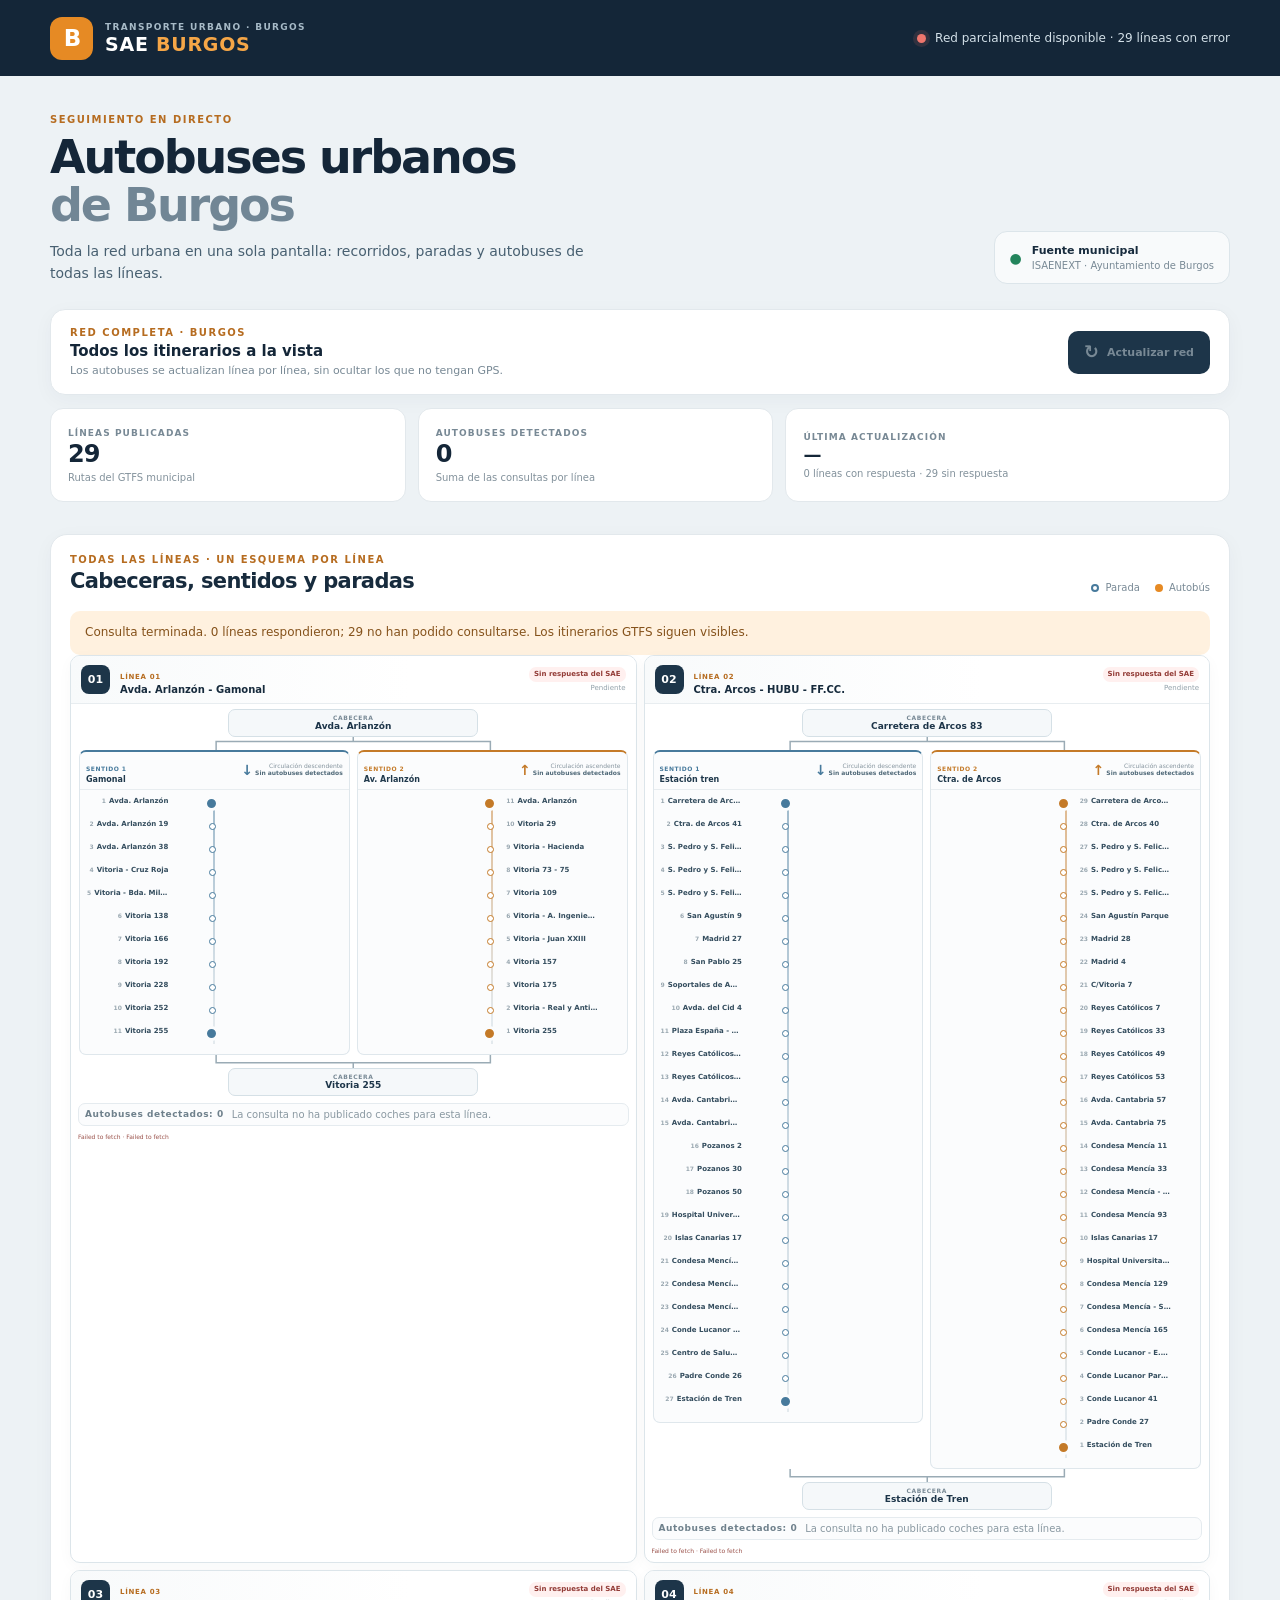
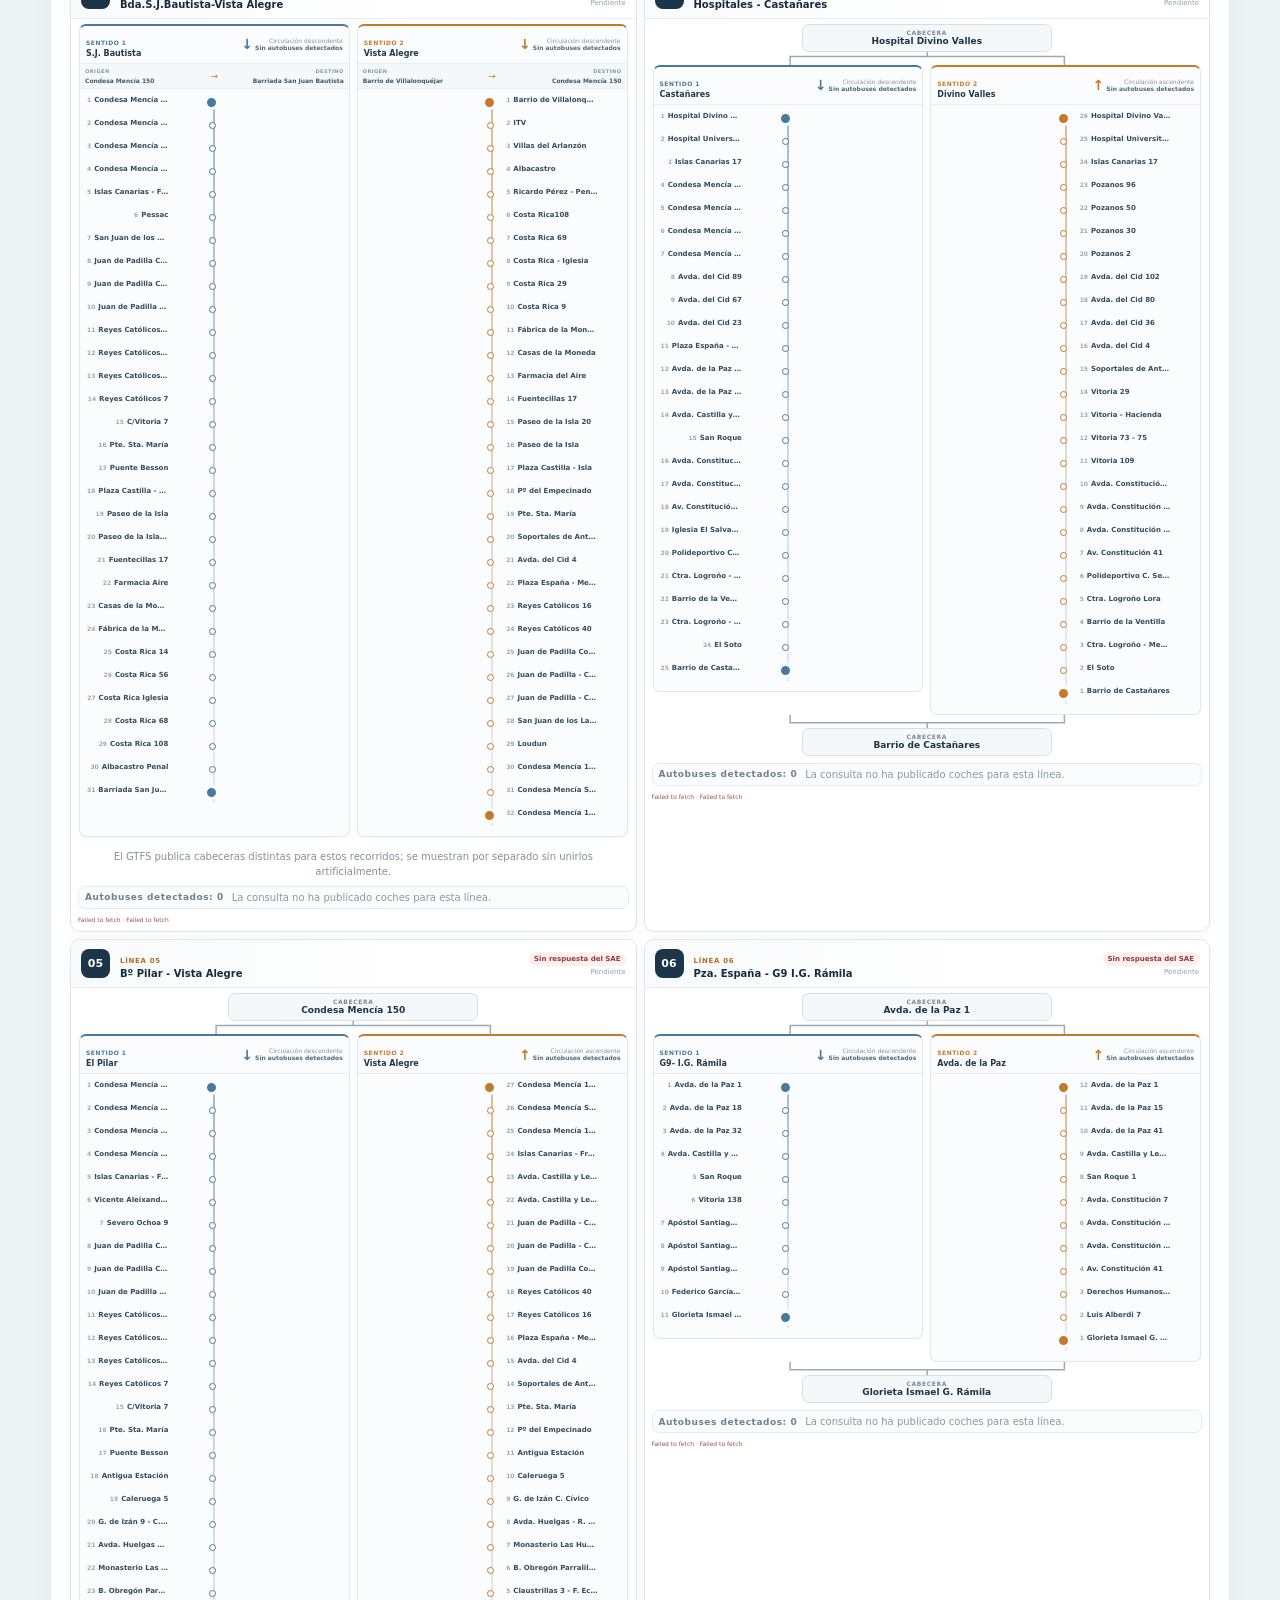
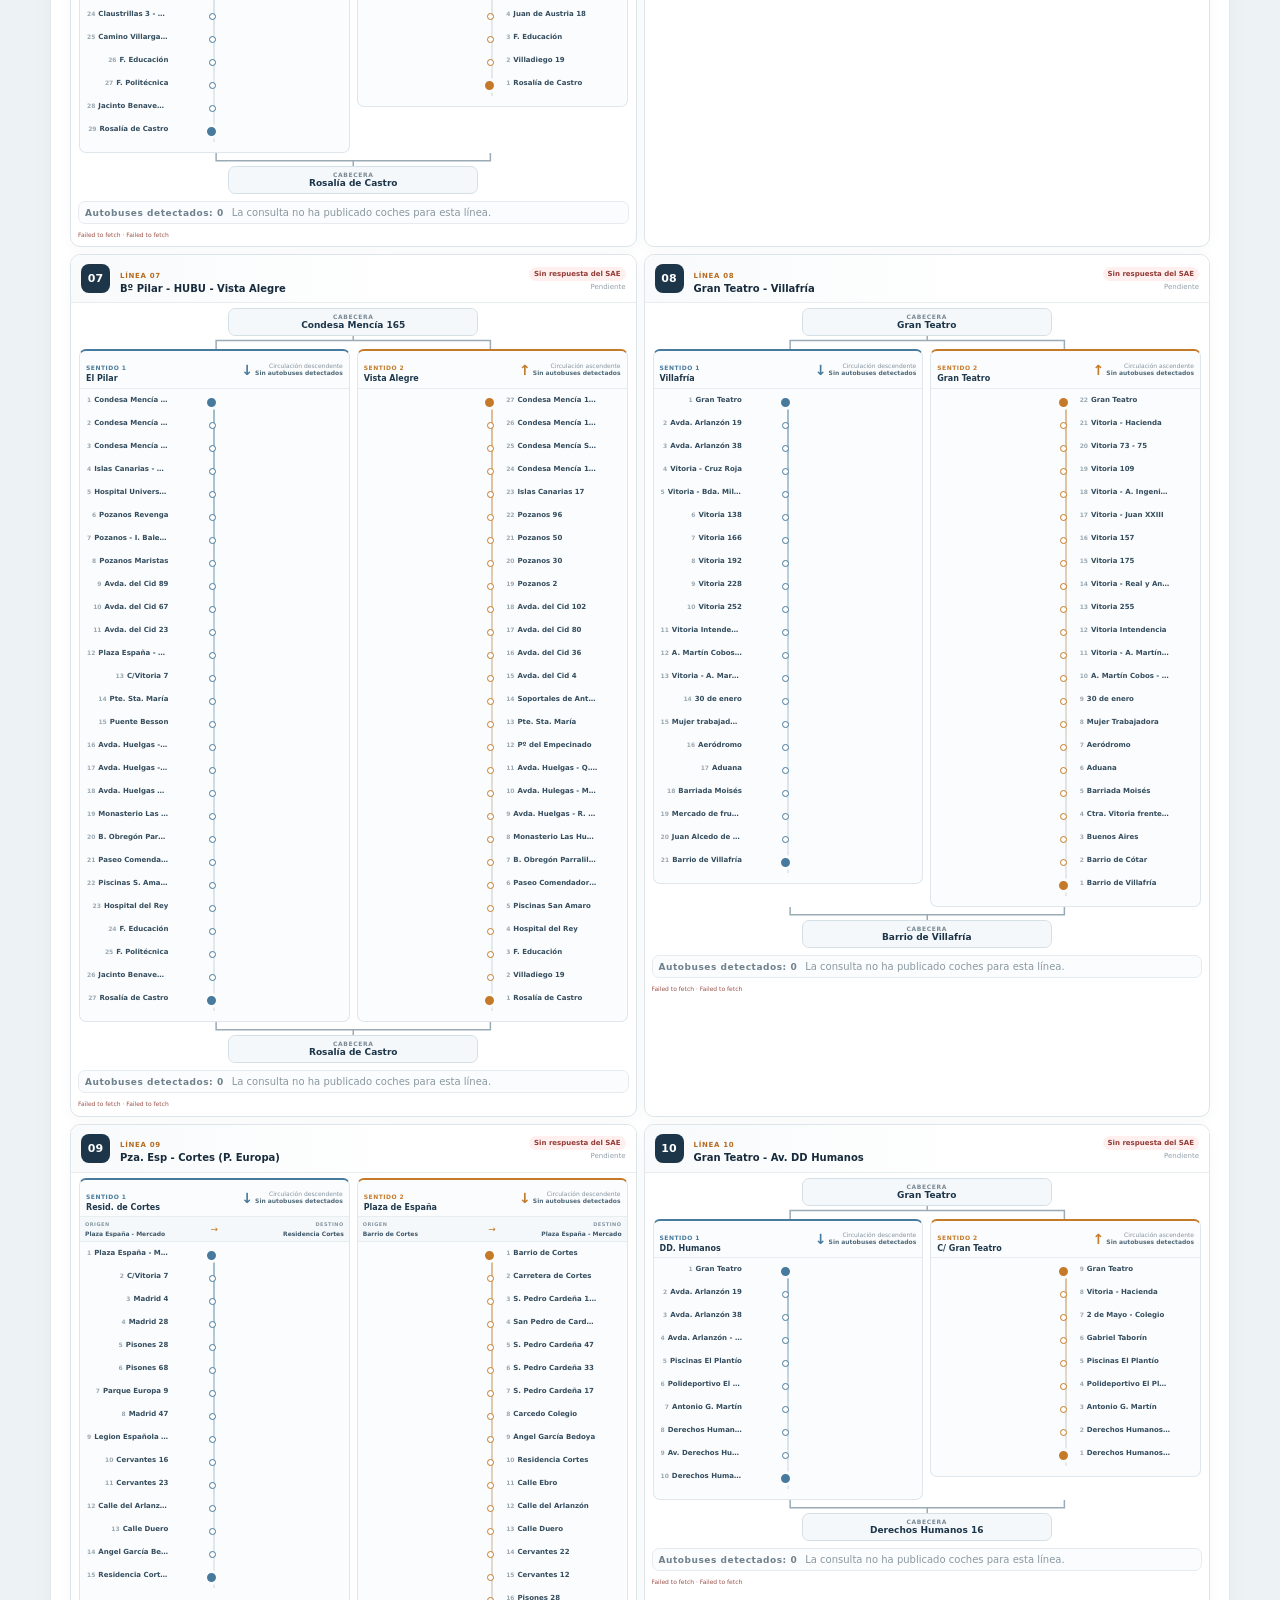
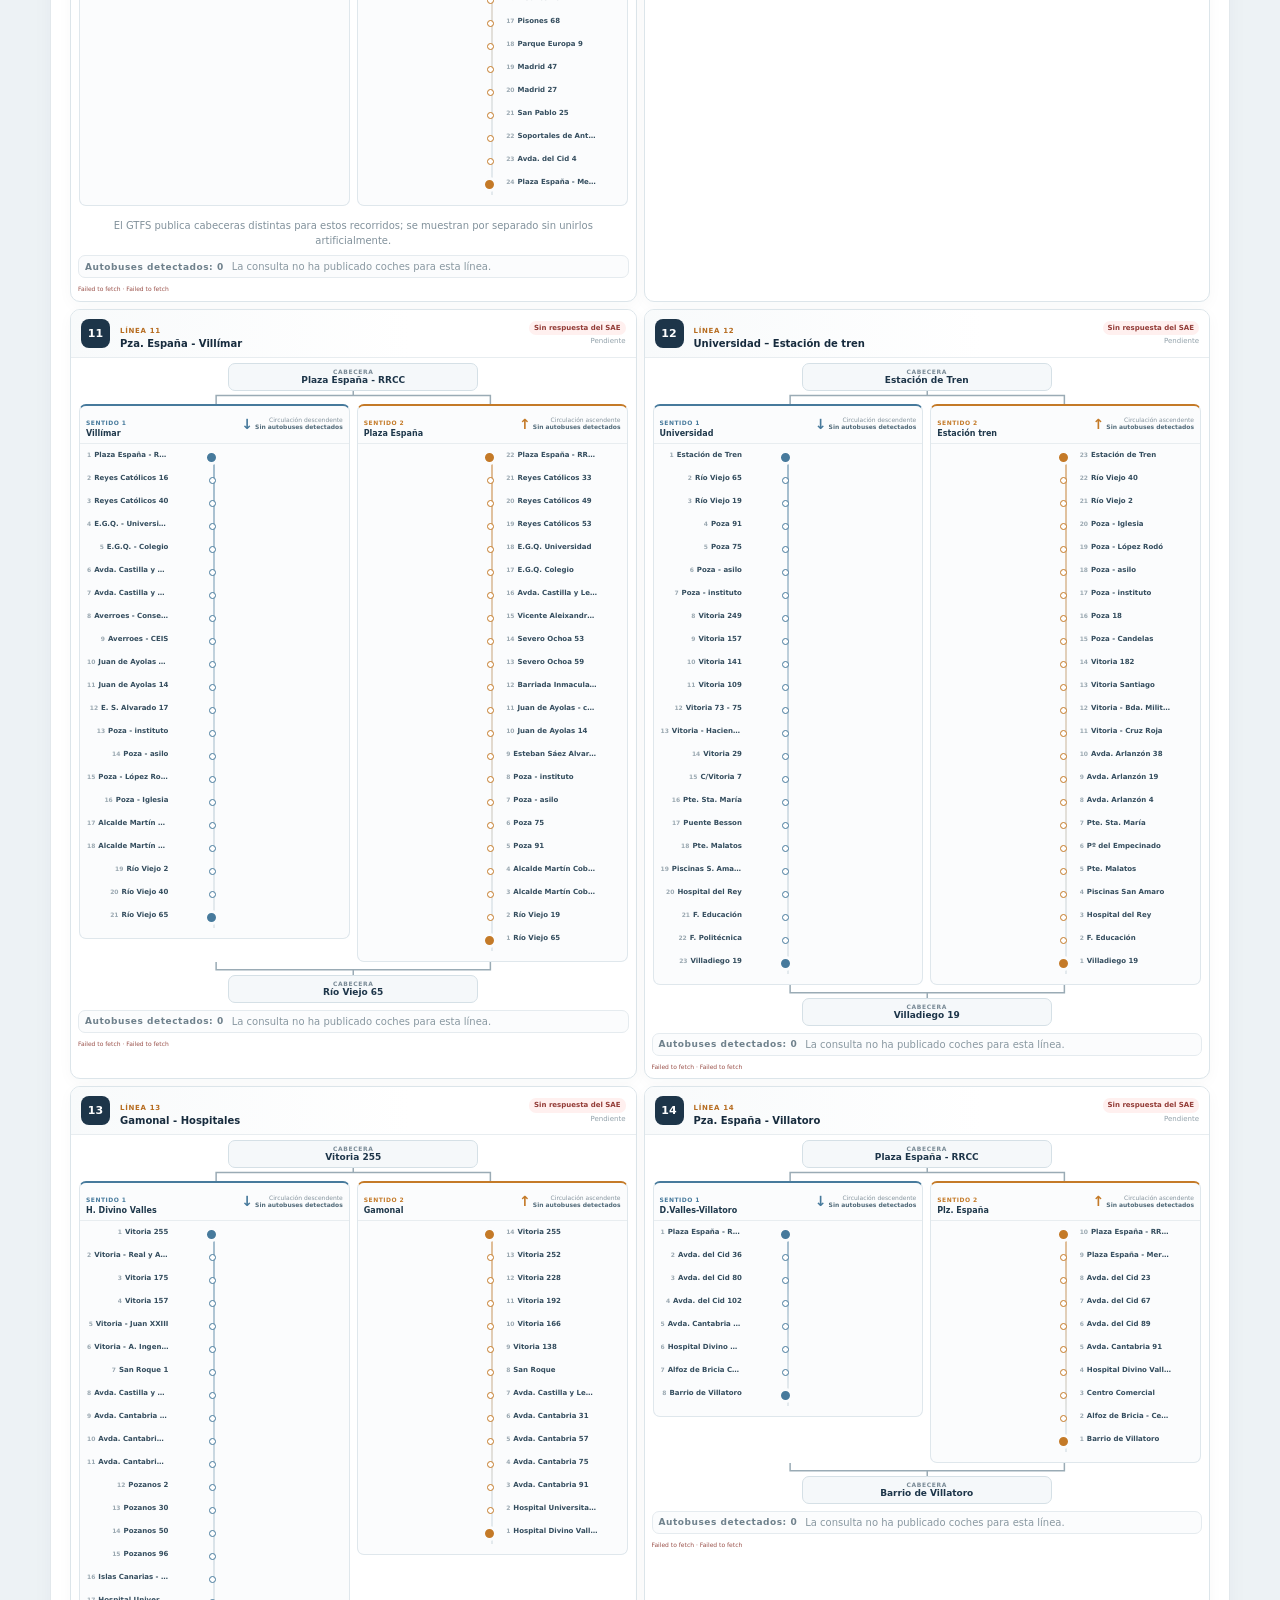
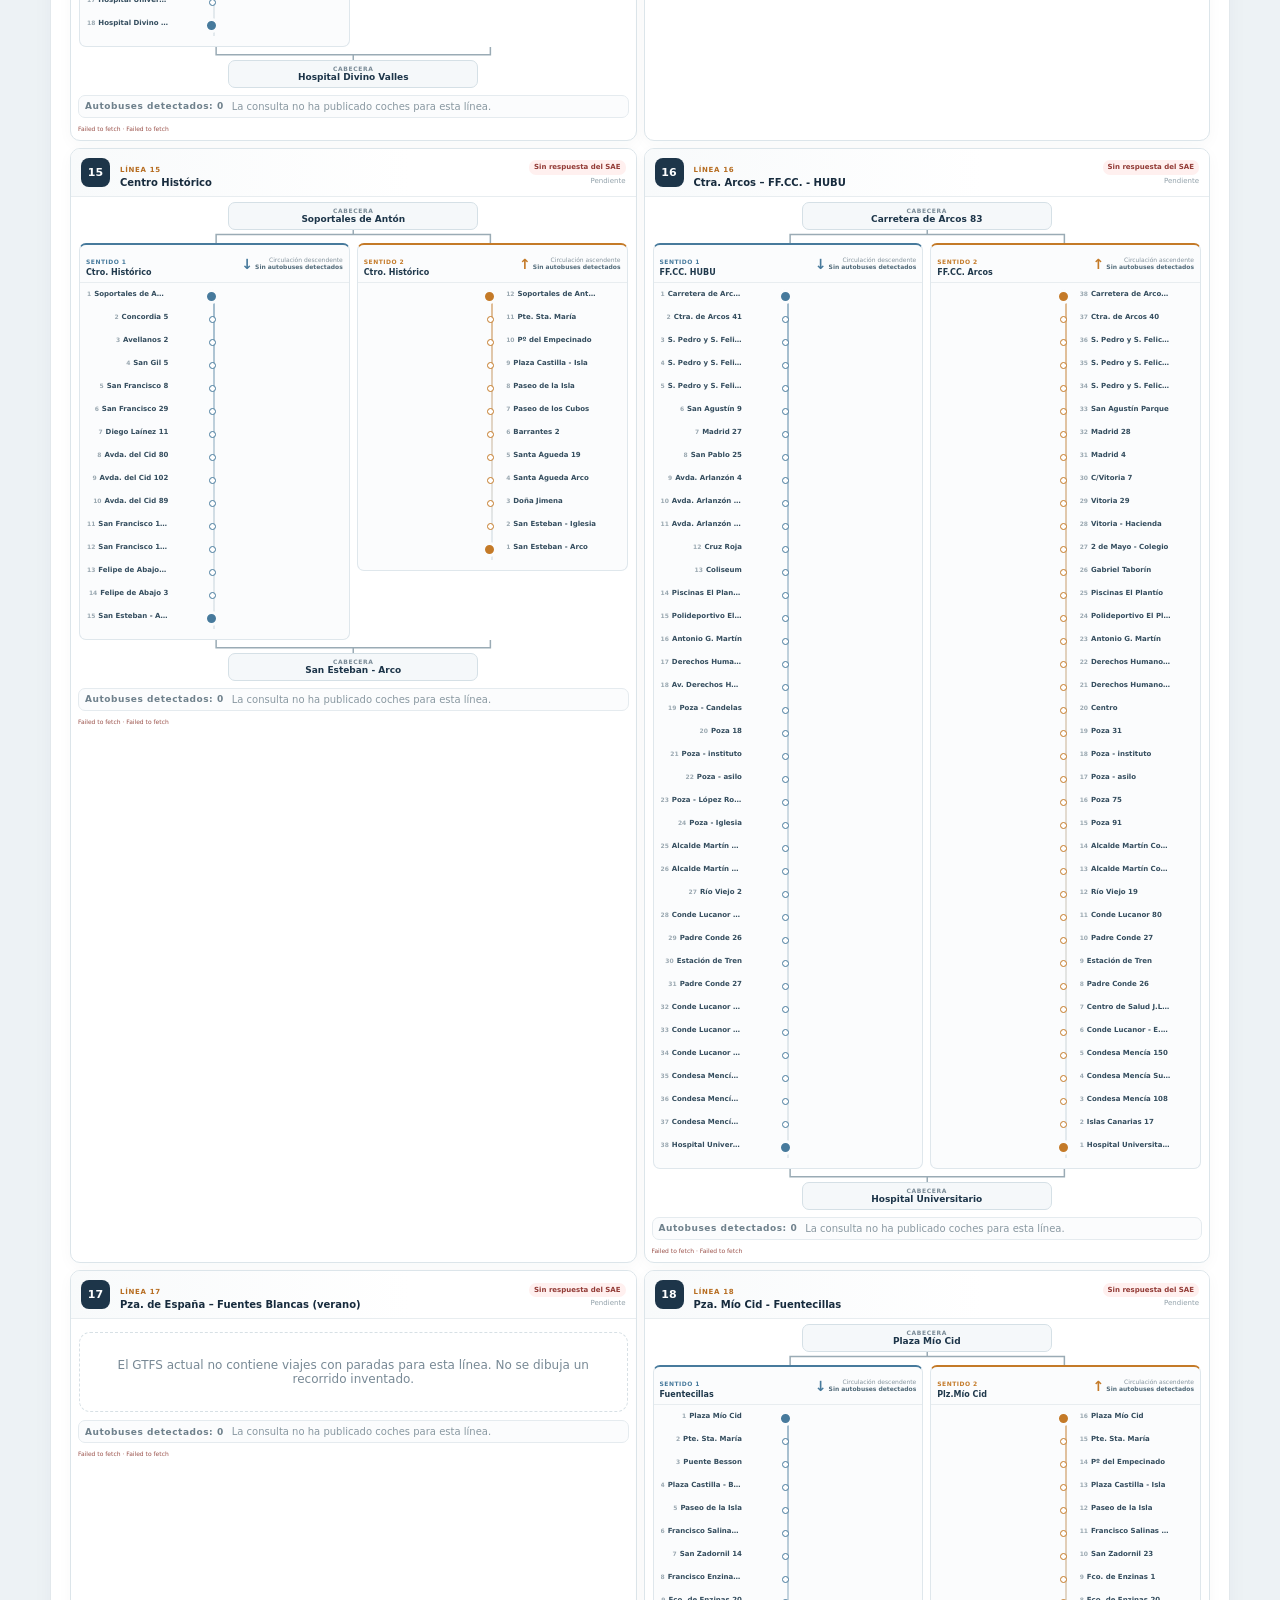
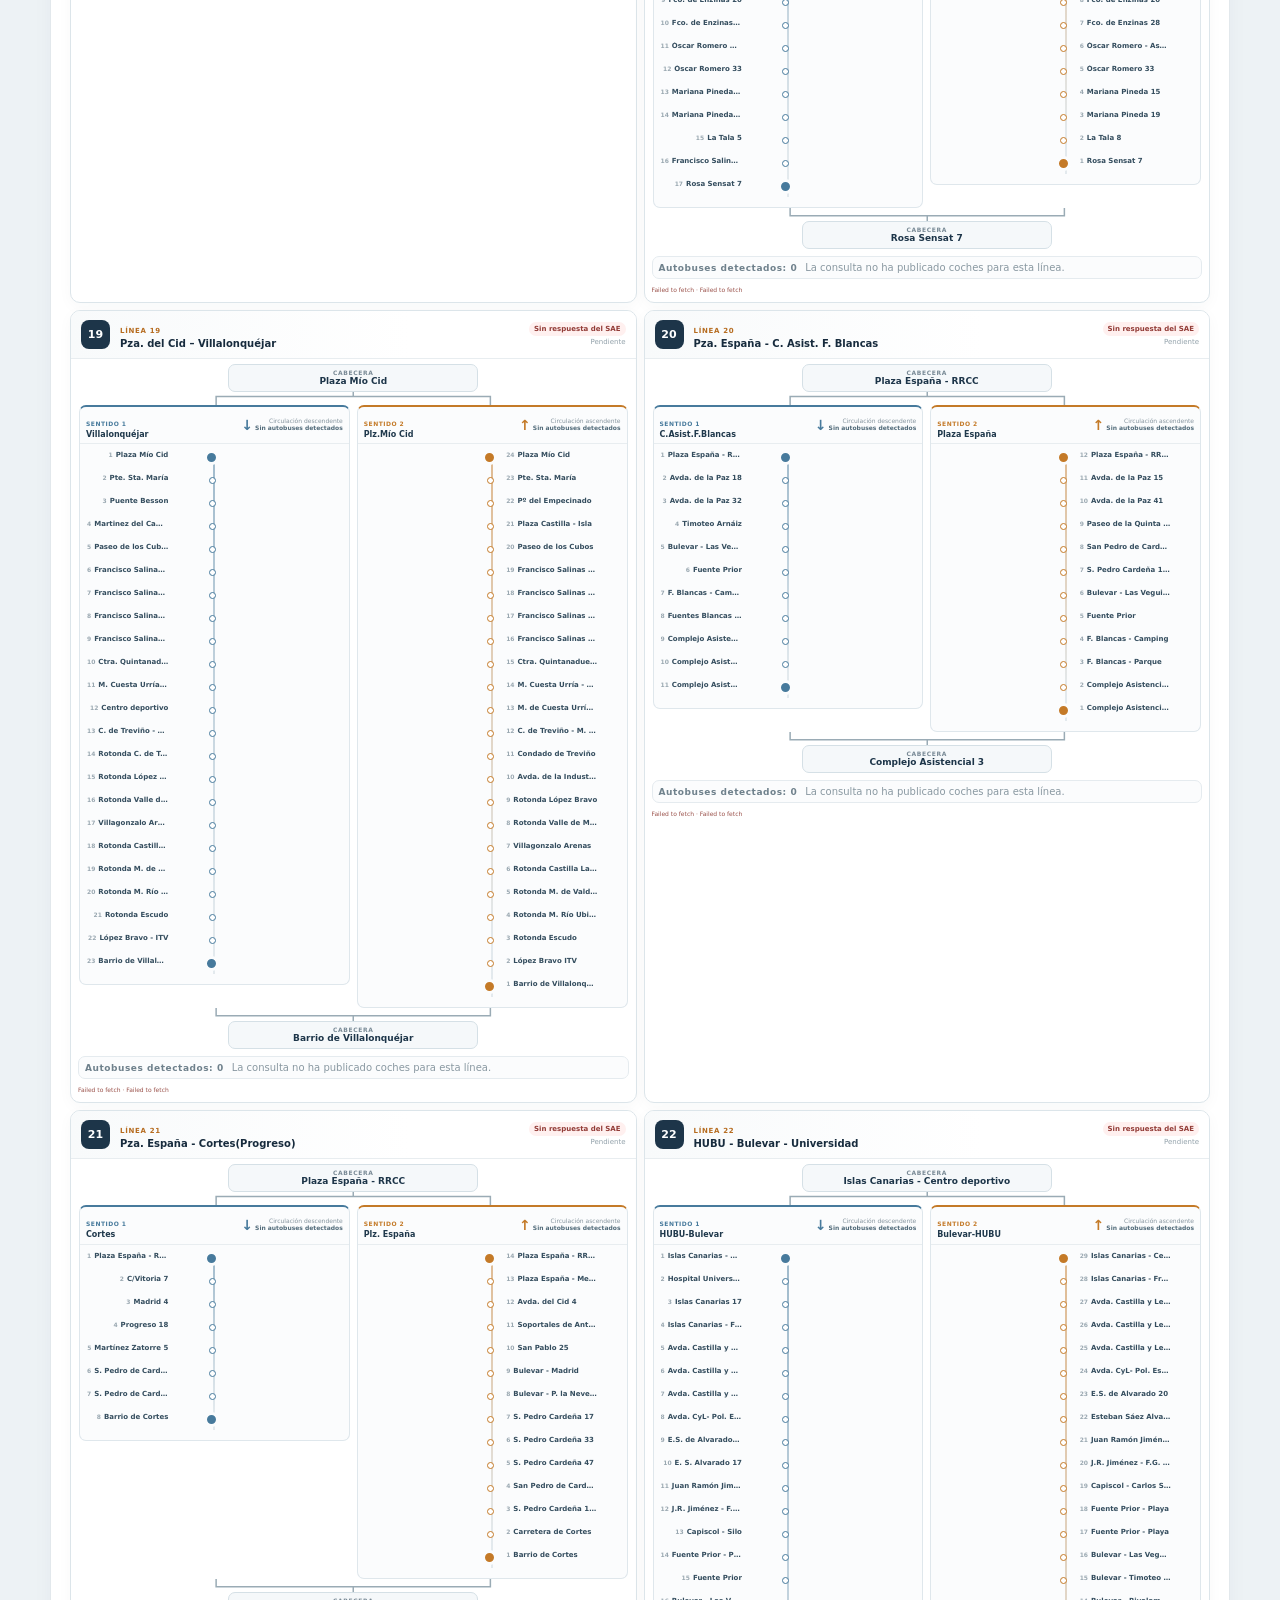
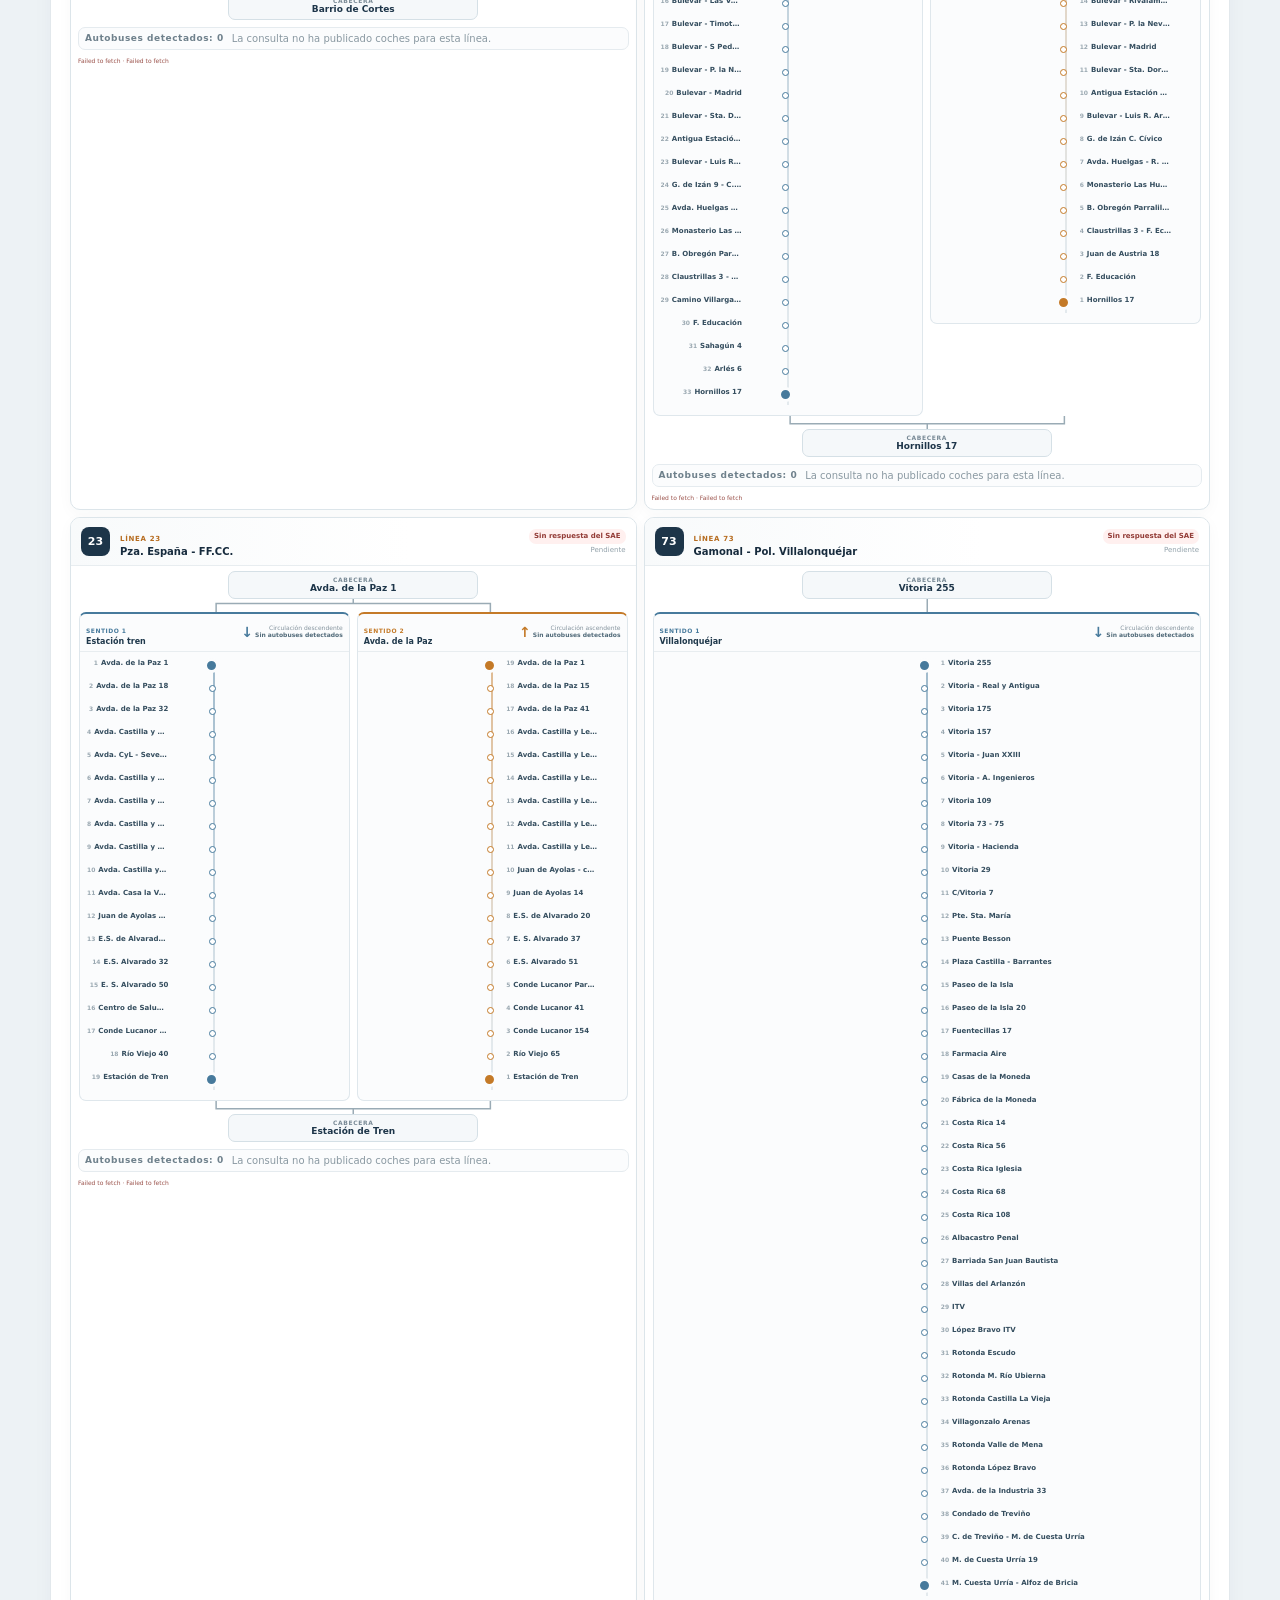
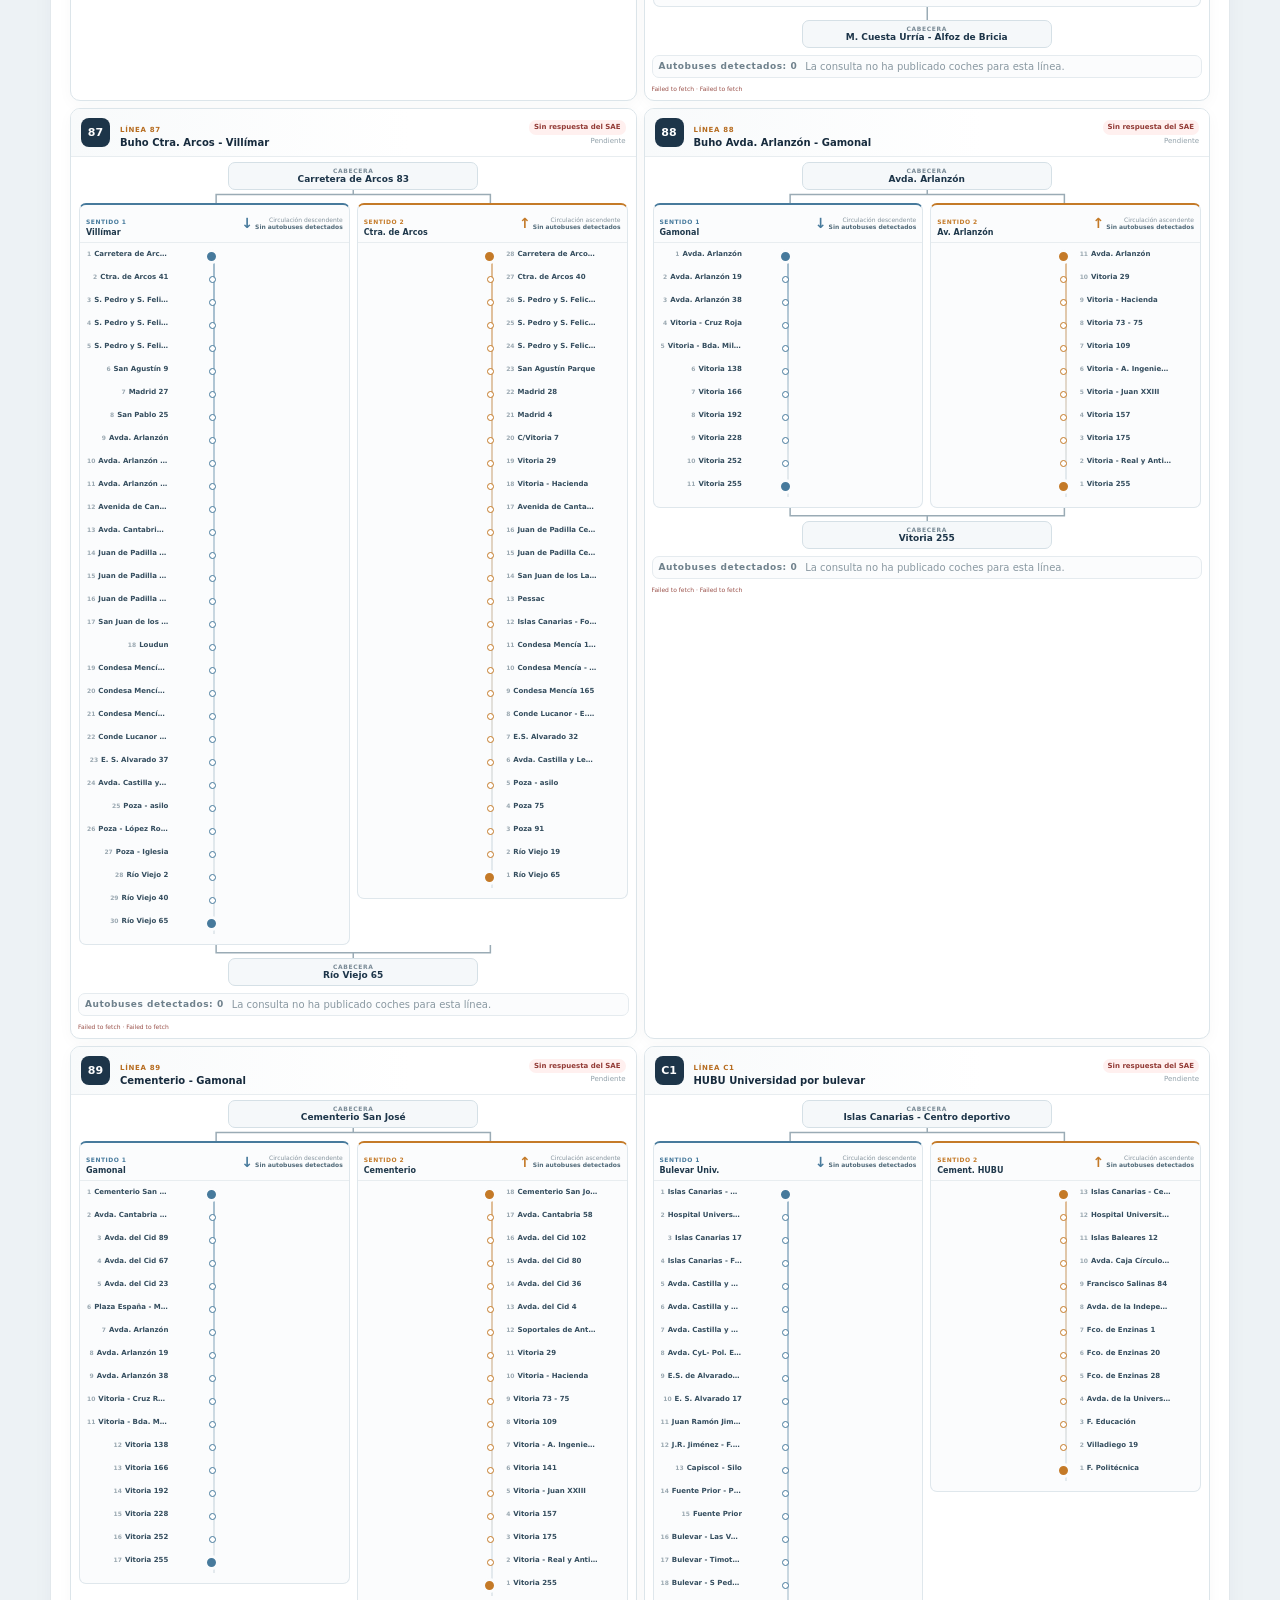
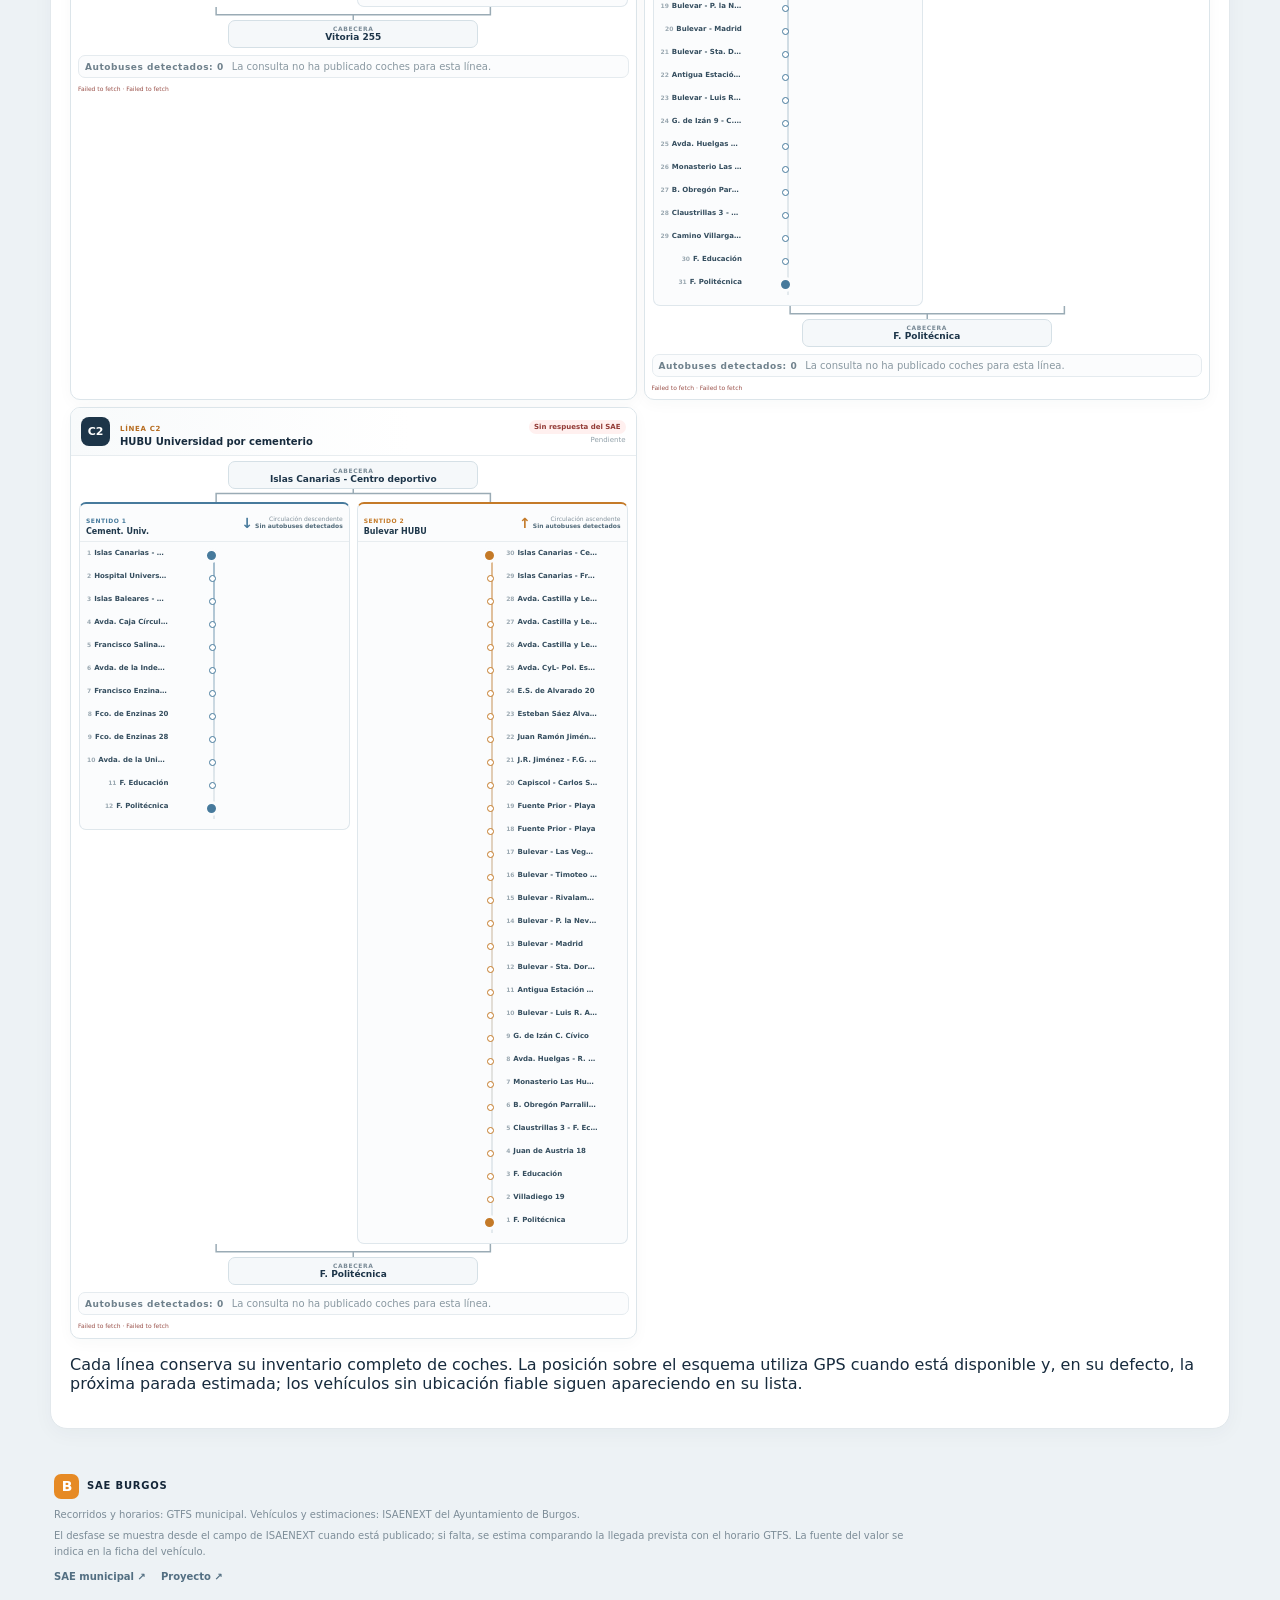
<file: index.html>
<!doctype html>
<html lang="es">
<head>
  <meta charset="utf-8">
  <meta name="viewport" content="width=device-width, initial-scale=1">
  <meta name="theme-color" content="#142638">
  <meta name="description" content="Seguimiento esquemático en directo de los autobuses urbanos de Burgos.">
  <title>SAE Burgos · Autobuses urbanos</title>
  <link rel="icon" href="./icon.svg" type="image/svg+xml">
  <link rel="manifest" href="./manifest.webmanifest">
  <link rel="stylesheet" href="./styles.css?v=20261127k">
  <script src="./app.js?v=20261127k" defer></script>
</head>
<body>
  <header class="topbar">
    <a class="brand" href="./" aria-label="SAE Burgos, inicio">
      <span class="brand-mark" aria-hidden="true">B</span>
      <span class="brand-copy">
        <span class="eyebrow">TRANSPORTE URBANO · BURGOS</span>
        <strong>SAE <span>BURGOS</span></strong>
      </span>
    </a>
    <div class="connection" aria-live="polite">
      <span id="connectionDot" class="connection-dot"></span>
      <span id="connectionText">Cargando datos del servicio…</span>
    </div>
  </header>

  <main class="page">
    <section class="intro">
      <div>
        <p class="eyebrow intro-eyebrow">SEGUIMIENTO EN DIRECTO</p>
        <h1>Autobuses urbanos<br><span>de Burgos</span></h1>
        <p class="intro-copy">Toda la red urbana en una sola pantalla: recorridos, paradas y autobuses de todas las líneas.</p>
      </div>
      <div class="source-stamp">
        <span class="source-icon" aria-hidden="true">●</span>
        <span><strong>Fuente municipal</strong><small>ISAENEXT · Ayuntamiento de Burgos</small></span>
      </div>
    </section>

    <section class="network-toolbar" aria-label="Actualización de la red">
      <div>
        <p class="eyebrow">RED COMPLETA · BURGOS</p>
        <strong>Todos los itinerarios a la vista</strong>
        <span>Los autobuses se actualizan línea por línea, sin ocultar los que no tengan GPS.</span>
      </div>
      <button id="refreshButton" class="refresh-button" type="button" disabled>
        <span aria-hidden="true">↻</span><span>Actualizar red</span>
      </button>
    </section>

    <section class="stats-row" aria-label="Resumen de toda la red">
      <article class="stat-card">
        <span class="stat-label">LÍNEAS PUBLICADAS</span>
        <strong id="lineCount">—</strong>
        <small>Rutas del GTFS municipal</small>
      </article>
      <article class="stat-card">
        <span class="stat-label">AUTOBUSES DETECTADOS</span>
        <strong id="busCount">—</strong>
        <small>Suma de las consultas por línea</small>
      </article>
      <article class="stat-card stat-card-wide">
        <span class="stat-label">ÚLTIMA ACTUALIZACIÓN</span>
        <strong id="updatedAt">—</strong>
        <small id="updateDetail">Esperando respuesta del SAE</small>
      </article>
    </section>

    <section class="diagram-section">
      <div class="section-title">
        <div>
          <p class="eyebrow">TODAS LAS LÍNEAS · UN ESQUEMA POR LÍNEA</p>
          <h2>Cabeceras, sentidos y paradas</h2>
        </div>
        <div class="direction-key">
          <span><i class="key-dot key-stop"></i>Parada</span>
          <span><i class="key-dot key-bus"></i>Autobús</span>
        </div>
      </div>
      <div id="diagramNotice" class="notice notice-info">
        <span class="notice-spinner" aria-hidden="true"></span>
        <span>Cargando recorridos y paradas oficiales…</span>
      </div>
      <div id="directionGrid" class="network-list" aria-live="polite"></div>
      <p class="diagram-footnote">
        Cada línea conserva su inventario completo de coches. La posición sobre el esquema utiliza GPS cuando está disponible y, en su defecto, la próxima parada estimada; los vehículos sin ubicación fiable siguen apareciendo en su lista.
      </p>
    </section>

    <footer class="footer">
      <div class="footer-brand"><span class="brand-mark brand-mark-small">B</span><strong>SAE BURGOS</strong></div>
      <p>Recorridos y horarios: GTFS municipal. Vehículos y estimaciones: ISAENEXT del Ayuntamiento de Burgos.</p>
      <p>El desfase se muestra desde el campo de ISAENEXT cuando está publicado; si falta, se estima comparando la llegada prevista con el horario GTFS. La fuente del valor se indica en la ficha del vehículo.</p>
      <div class="footer-links">
        <a href="https://www.aytoburgos.es/web/movilidad/rutas-en-directo" target="_blank" rel="noopener noreferrer">SAE municipal ↗</a>
        <a href="https://github.com/enekituss/sae" target="_blank" rel="noopener noreferrer">Proyecto ↗</a>
      </div>
    </footer>
  </main>

  <noscript><p class="noscript">Esta web necesita JavaScript para consultar las líneas y mostrar el tiempo real.</p></noscript>
</body>
</html>
</file>
<file: styles.css>
:root {
  color-scheme: light;
  --ink: #172b3d;
  --ink-soft: #486071;
  --muted: #788995;
  --line: #e2e8ec;
  --surface: #ffffff;
  --surface-soft: #f5f8fa;
  --page: #edf2f5;
  --navy: #142638;
  --navy-2: #1d3549;
  --orange: #e68a24;
  --orange-soft: #fff1df;
  --green: #23845c;
  --green-soft: #e7f5ee;
  --red: #c54b43;
  --red-soft: #fff0ef;
  --blue: #477a9c;
  font-family: Inter, ui-sans-serif, system-ui, -apple-system, BlinkMacSystemFont, "Segoe UI", sans-serif;
}
* { box-sizing: border-box; }
body { margin: 0; color: var(--ink); background: var(--page); }
button, select { font: inherit; }
a { color: inherit; }
.topbar {
  min-height: 76px; padding: 14px max(24px, calc((100% - 1180px) / 2));
  display: flex; align-items: center; justify-content: space-between; gap: 20px;
  color: #fff; background: var(--navy);
}
.brand { display: inline-flex; align-items: center; gap: 12px; text-decoration: none; }
.brand-mark {
  width: 43px; height: 43px; display: inline-grid; place-items: center; border-radius: 12px;
  color: #fff; background: var(--orange); font-size: 23px; font-weight: 900; letter-spacing: -.08em;
}
.brand-copy { display: grid; gap: 2px; }
.brand-copy strong { font-size: 19px; line-height: 1.1; letter-spacing: .04em; }
.brand-copy strong span { color: #f5a647; }
.eyebrow { margin: 0; color: var(--muted); font-size: 10px; font-weight: 800; letter-spacing: .15em; }
.brand-copy .eyebrow { color: #a7bac7; font-size: 9px; }
.connection { display: flex; align-items: center; gap: 9px; color: #d3e0e8; font-size: 12px; }
.connection-dot { width: 9px; height: 9px; border-radius: 50%; background: #d69a43; box-shadow: 0 0 0 4px #d69a4322; }
.connection-dot.ok { background: #50c38b; box-shadow: 0 0 0 4px #50c38b22; }
.connection-dot.error { background: #ee766d; box-shadow: 0 0 0 4px #ee766d22; }
.page { width: min(1180px, calc(100% - 40px)); margin: 0 auto; }
.intro { padding: 38px 0 25px; display: flex; align-items: end; justify-content: space-between; gap: 24px; }
.intro-eyebrow { color: #b66c20; }
.intro h1 { margin: 9px 0 10px; color: var(--navy); font-size: clamp(31px, 5vw, 46px); line-height: 1.04; letter-spacing: -.045em; }
.intro h1 span { color: #718695; }
.intro-copy { max-width: 560px; margin: 0; color: var(--ink-soft); font-size: 14px; line-height: 1.6; }
.source-stamp { display: flex; align-items: center; gap: 10px; padding: 12px 15px; border: 1px solid #dce5ea; border-radius: 13px; background: #f8fafb; }
.source-icon { color: var(--green); font-size: 14px; text-shadow: 0 0 0 4px #23845c22; }
.source-stamp strong, .source-stamp small { display: block; }
.source-stamp strong { font-size: 11px; }
.source-stamp small { margin-top: 3px; color: var(--muted); font-size: 10px; }
.control-panel {
  min-height: 112px; display: grid; grid-template-columns: 190px minmax(0, 1fr) auto; align-items: center; gap: 22px;
  padding: 20px 22px; border: 1px solid var(--line); border-radius: 17px; background: var(--surface);
  box-shadow: 0 5px 20px #1c34440a;
}
.line-picker { display: grid; gap: 7px; }
.line-picker label { color: var(--muted); font-size: 10px; font-weight: 800; letter-spacing: .12em; }
.line-picker select {
  width: 100%; min-height: 44px; padding: 0 38px 0 13px; border: 1px solid #ccd7de; border-radius: 10px;
  color: var(--ink); background: #fff; font-size: 15px; font-weight: 750; cursor: pointer;
}
.route-kicker { color: #b66c20; font-size: 9px; font-weight: 850; letter-spacing: .15em; }
.route-heading h2 { margin: 4px 0 3px; font-size: 22px; letter-spacing: -.025em; }
.route-heading p { margin: 0; color: var(--muted); font-size: 12px; }
.refresh-button {
  min-height: 43px; padding: 0 16px; display: inline-flex; align-items: center; justify-content: center; gap: 8px;
  border: 0; border-radius: 10px; color: #fff; background: var(--navy-2); font-size: 12px; font-weight: 750; cursor: pointer;
}
.refresh-button:hover { background: #274c66; }
.refresh-button:disabled { opacity: .55; cursor: wait; }
.refresh-button span:first-child { font-size: 18px; line-height: 1; }
.stats-row { display: grid; grid-template-columns: 1fr 1fr 1.25fr; gap: 12px; margin: 13px 0 32px; }
.stat-card { min-height: 94px; padding: 14px 17px; display: grid; align-content: center; gap: 3px; border: 1px solid var(--line); border-radius: 13px; background: var(--surface); }
.stat-label { color: var(--muted); font-size: 9px; font-weight: 850; letter-spacing: .12em; }
.stat-card strong { color: var(--navy); font-size: 24px; line-height: 1.15; letter-spacing: -.04em; }
.stat-card small { color: #82919b; font-size: 10px; }
.stat-card-wide strong { font-size: 18px; letter-spacing: -.01em; }
.diagram-section, .fleet-section { margin: 0 0 22px; padding: 22px; border: 1px solid var(--line); border-radius: 17px; background: var(--surface); box-shadow: 0 5px 20px #1c34440a; }
.section-title { margin-bottom: 18px; display: flex; align-items: end; justify-content: space-between; gap: 20px; }
.section-title .eyebrow { color: #b66c20; }
.section-title h2 { margin: 4px 0 0; font-size: 21px; letter-spacing: -.03em; }
.direction-key { display: flex; align-items: center; gap: 15px; color: var(--muted); font-size: 10px; }
.direction-key span { display: inline-flex; align-items: center; gap: 6px; }
.key-dot { width: 8px; height: 8px; display: inline-block; border-radius: 50%; }
.key-stop { border: 2px solid var(--blue); background: #fff; }
.key-bus { background: var(--orange); }
.notice { padding: 13px 15px; display: flex; align-items: center; gap: 10px; border-radius: 10px; font-size: 12px; line-height: 1.45; }
.notice:empty { display: none; }
.notice-info { color: #506b7e; background: #eef5f8; }
.notice-error { color: #933c37; background: var(--red-soft); }
.notice-warning { color: #85521b; background: var(--orange-soft); }
.notice-success { color: #266d4f; background: var(--green-soft); }
.notice-spinner { width: 13px; height: 13px; flex: 0 0 auto; border: 2px solid #aebec8; border-top-color: var(--blue); border-radius: 50%; animation: spin .8s linear infinite; }
@keyframes spin { to { transform: rotate(360deg); } }
.direction-grid { display: grid; grid-template-columns: minmax(0,1fr) minmax(0,1fr); gap: 15px; margin-top: 14px; }
.direction-card { min-width: 0; position: relative; overflow: hidden; border: 1px solid #dfe7ec; border-radius: 14px; background: #fbfcfd; }
.direction-card::before { content: ""; height: 4px; position: absolute; top: 0; left: 0; right: 0; background: var(--direction-color, var(--blue)); }
.direction-head { padding: 17px 17px 13px; border-bottom: 1px solid #e8edf0; }
.direction-label { color: var(--direction-color, var(--blue)); font-size: 9px; font-weight: 900; letter-spacing: .14em; }
.direction-head h3 { margin: 5px 0 4px; font-size: 16px; line-height: 1.25; }
.direction-terminals { display: flex; flex-wrap: wrap; align-items: center; gap: 6px; color: var(--muted); font-size: 10px; }
.direction-terminals b { color: var(--ink-soft); font-weight: 700; }
.direction-terminals .terminal-arrow { color: var(--orange); font-weight: 900; }
.stop-list { position: relative; margin: 0; padding: 15px 15px 18px 22px; list-style: none; }
.stop-list::before { content: ""; position: absolute; top: 17px; bottom: 23px; left: 31px; width: 2px; background: linear-gradient(var(--direction-color, var(--blue)), #cfdbe2 80%); }
.stop-item { position: relative; min-height: 37px; padding: 3px 0 8px 29px; }
.stop-node { width: 11px; height: 11px; position: absolute; z-index: 1; top: 6px; left: 4px; border: 2px solid var(--direction-color, var(--blue)); border-radius: 50%; background: #fff; }
.stop-item:first-child .stop-node, .stop-item:last-child .stop-node { width: 14px; height: 14px; top: 4px; left: 2px; border-width: 3px; background: var(--direction-color, var(--blue)); box-shadow: 0 0 0 3px #ffffff; }
.stop-name { color: #344d5e; font-size: 11px; line-height: 1.4; font-weight: 600; }
.stop-sequence { margin-right: 7px; color: #9aa8b1; font-size: 9px; font-variant-numeric: tabular-nums; }
.bus-marker {
  width: fit-content; max-width: 100%; margin: 7px 0 6px -4px; padding: 8px 10px;
  display: flex; align-items: center; flex-wrap: wrap; gap: 6px; border: 1px solid #f0d0a6; border-left: 3px solid var(--orange);
  border-radius: 9px; background: #fff8ef; box-shadow: 0 2px 6px #9b5b1710;
}
.bus-marker-icon { font-size: 14px; }
.bus-marker strong { color: #6d481e; font-size: 10px; }
.bus-marker small { color: #92724c; font-size: 9px; }
.bus-marker .delay-pill { margin-left: auto; }
.delay-pill { padding: 3px 6px; border-radius: 6px; font-size: 9px; font-weight: 850; white-space: nowrap; }
.delay-late { color: #9d3933; background: #ffe4e1; }
.delay-early { color: #835313; background: #fff0cf; }
.delay-ok { color: #286d50; background: #dff3e8; }
.delay-unknown { color: #637783; background: #eaf0f3; }
.unlocated-buses { margin: 0 15px 16px 51px; padding: 10px; border: 1px dashed #d7e0e5; border-radius: 9px; }
.unlocated-buses strong { display: block; margin-bottom: 5px; color: var(--muted); font-size: 9px; text-transform: uppercase; letter-spacing: .08em; }
.unlocated-buses .unlocated-bus { display: inline-block; margin: 3px 5px 0 0; color: #6b5436; font-size: 10px; }
.direction-empty { min-height: 160px; padding: 25px; display: grid; place-items: center; color: var(--muted); font-size: 12px; text-align: center; }
.fleet-section { padding-bottom: 16px; }
.fleet-title { margin-bottom: 13px; }
.fleet-caption { color: var(--muted); font-size: 10px; }
.fleet-list { display: grid; grid-template-columns: repeat(2, minmax(0,1fr)); gap: 9px; }
.fleet-card { min-width: 0; padding: 12px 13px; display: grid; grid-template-columns: auto minmax(0,1fr) auto; align-items: center; gap: 11px; border: 1px solid #e4eaee; border-radius: 11px; background: #fcfdfe; }
.fleet-bus-icon { width: 34px; height: 34px; display: grid; place-items: center; border-radius: 9px; background: #fff0dd; font-size: 17px; }
.fleet-main { min-width: 0; }
.fleet-main strong { display: block; overflow: hidden; color: var(--ink); font-size: 12px; text-overflow: ellipsis; white-space: nowrap; }
.fleet-main small { display: block; overflow: hidden; margin-top: 3px; color: var(--muted); font-size: 10px; text-overflow: ellipsis; white-space: nowrap; }
.fleet-meta { display: grid; justify-items: end; gap: 4px; }
.fleet-meta small { color: var(--muted); font-size: 9px; }
.fleet-model { display: block; margin-top: 4px; color: #87949d; font-size: 9px; }
.empty-state { grid-column: 1 / -1; padding: 25px; border: 1px dashed #d7e0e5; border-radius: 11px; color: var(--muted); font-size: 12px; text-align: center; }
.footer { padding: 23px 4px 35px; color: #7d8d98; font-size: 10px; line-height: 1.6; }
.footer-brand { display: flex; align-items: center; gap: 8px; margin-bottom: 8px; color: var(--navy); font-size: 10px; letter-spacing: .08em; }
.brand-mark-small { width: 25px; height: 25px; border-radius: 7px; font-size: 14px; }
.footer p { max-width: 850px; margin: 5px 0; }
.footer-links { display: flex; gap: 15px; margin-top: 9px; }
.footer-links a { color: #536f82; text-decoration: none; font-weight: 750; }
.footer-links a:hover { text-decoration: underline; }
.noscript { margin: 20px; padding: 15px; border-radius: 10px; color: #8e3f39; background: #fff0ef; }
@media (max-width: 760px) {
  .topbar { min-height: 68px; padding: 12px 18px; }
  .connection { max-width: 48%; font-size: 10px; line-height: 1.35; }
  .page { width: min(100% - 26px, 600px); }
  .intro { padding: 29px 0 18px; align-items: start; flex-direction: column; gap: 15px; }
  .intro h1 { font-size: 37px; }
  .source-stamp { padding: 9px 12px; }
  .control-panel { grid-template-columns: 130px minmax(0,1fr); gap: 13px; padding: 15px; }
  .route-heading { grid-column: 2; grid-row: 1; }
  .line-picker { grid-column: 1; grid-row: 1; }
  .refresh-button { grid-column: 1 / -1; width: 100%; min-height: 40px; }
  .route-heading h2 { font-size: 18px; }
  .route-heading p { font-size: 10px; }
  .stats-row { gap: 8px; margin-bottom: 22px; grid-template-columns: 1fr 1fr; }
  .stat-card { min-height: 84px; padding: 12px; }
  .stat-card-wide { grid-column: 1 / -1; }
  .diagram-section, .fleet-section { padding: 16px 13px; margin-bottom: 14px; }
  .section-title h2 { font-size: 18px; }
  .direction-grid { grid-template-columns: minmax(0,1fr); gap: 12px; }
  .fleet-list { grid-template-columns: minmax(0,1fr); }
}
@media (max-width: 390px) {
  .brand-copy strong { font-size: 16px; }
  .brand-mark { width: 38px; height: 38px; }
  .connection { max-width: 45%; font-size: 9px; }
  .control-panel { grid-template-columns: 1fr; }
  .route-heading, .line-picker, .refresh-button { grid-column: 1; grid-row: auto; }
  .direction-key { gap: 8px; font-size: 9px; }
}


/* Diagrama de recorrido en lazo: una cabecera, dos sentidos y cabecera final. */
.direction-grid { display: block; }
.route-loop { width: min(100%, 990px); margin: 0 auto; padding: 5px 0 9px; }
.loop-terminal {
  width: min(420px, 86%); min-height: 57px; margin: 0 auto;
  padding: 10px 18px; display: flex; flex-direction: column; align-items: center; justify-content: center; gap: 3px;
  border: 1px solid #d5e0e6; border-radius: 12px; background: #f5f8fa; text-align: center;
}
.loop-terminal span { color: #788995; font-size: 9px; font-weight: 900; letter-spacing: .15em; }
.loop-terminal strong { color: #1d3549; font-size: 14px; line-height: 1.25; }
.loop-terminal-bottom { margin-top: 0; }
.route-connector { height: 34px; width: 100%; }
.route-connector svg { display: block; width: 100%; height: 100%; overflow: visible; }
.loop-branches { display: grid; grid-template-columns: minmax(0,1fr) minmax(0,1fr); align-items: start; gap: 18px; }
.loop-branches.single-branch { grid-template-columns: minmax(0,1fr); }
.branch-lane {
  min-width: 0; position: relative; overflow: visible;
  border: 1px solid #dfe7ec; border-top: 4px solid var(--direction-color, #477a9c);
  border-radius: 13px; background: #fbfcfd;
}
.branch-head {
  min-height: 75px; padding: 13px 15px 11px; display: flex; align-items: center; justify-content: space-between; gap: 10px;
  border-bottom: 1px solid #e8edf0;
}
.branch-head h3 { margin: 4px 0 0; color: #20394c; font-size: 15px; line-height: 1.25; }
.direction-label { color: var(--direction-color, #477a9c); font-size: 9px; font-weight: 900; letter-spacing: .15em; }
.branch-direction { display: grid; grid-template-columns: 26px auto; align-items: center; column-gap: 6px; text-align: right; }
.branch-direction strong { grid-row: span 2; color: var(--direction-color, #477a9c); font-size: 25px; line-height: 1; }
.branch-direction small { color: #85949e; font-size: 9px; }
.branch-direction em { color: #526b7a; font-size: 9px; font-style: normal; font-weight: 750; }
.branch-terminals {
  padding: 10px 13px; display: grid; grid-template-columns: minmax(0,1fr) 20px minmax(0,1fr);
  align-items: center; gap: 5px; background: #f5f8fa; border-bottom: 1px solid #e8edf0;
}
.branch-terminals span { min-width: 0; display: grid; gap: 3px; }
.branch-terminals span:last-child { text-align: right; }
.branch-terminals small { color: #8797a2; font-size: 8px; font-weight: 850; letter-spacing: .1em; }
.branch-terminals strong { overflow: hidden; color: #40596a; font-size: 10px; text-overflow: ellipsis; white-space: nowrap; }
.branch-terminals i { color: #c47a28; font-size: 15px; font-style: normal; text-align: center; }
.branch-body { min-width: 0; position: relative; }
.stop-list {
  position: relative; margin: 0; padding: 17px 13px 18px 19px;
  display: grid; gap: 0; list-style: none;
}
.stop-list::before {
  content: ""; position: absolute; top: 24px; bottom: 25px; left: 30px; width: 2px;
  background: linear-gradient(var(--direction-color, #477a9c), #cbd7de 90%);
}
.stop-item {
  min-height: 64px; position: relative; padding: 4px 5px 10px 34px;
  display: block; overflow: visible;
}
.stop-node {
  width: 11px; height: 11px; position: absolute; z-index: 2; top: 8px; left: 6px;
  border: 2px solid var(--direction-color, #477a9c); border-radius: 50%; background: #fff;
}
.stop-item:first-child .stop-node, .stop-item:last-child .stop-node {
  width: 14px; height: 14px; top: 6px; left: 4px; border-width: 3px;
  background: var(--direction-color, #477a9c); box-shadow: 0 0 0 3px #fbfcfd;
}
.stop-name { position: relative; z-index: 1; color: #344d5e; font-size: 10px; line-height: 1.35; font-weight: 650; }
.stop-sequence { margin-right: 7px; color: #9aa8b1; font-size: 8px; font-variant-numeric: tabular-nums; }
.bus-layer { position: absolute; z-index: 5; inset: 0; overflow: visible; pointer-events: none; }
.bus-marker {
  min-height: 23px; max-width: calc(100% - 55px); width: fit-content;
  position: absolute; left: 43px; top: 0; transform: translateY(-50%);
  margin: 0; padding: 4px 7px; display: flex; align-items: center; flex-wrap: nowrap; gap: 5px;
  border: 1px solid #efcc9a; border-left: 3px solid #e68a24; border-radius: 7px;
  background: #fff8ef; box-shadow: 0 2px 6px #9b5b1718; white-space: nowrap;
}
.bus-marker-icon { font-size: 12px; flex: 0 0 auto; }
.bus-marker strong { color: #6d481e; font-size: 9px; }
.bus-marker small { max-width: 78px; overflow: hidden; color: #92724c; font-size: 8px; text-overflow: ellipsis; }
.bus-marker .delay-pill { padding: 2px 4px; font-size: 8px; }
.unlocated-buses, .unassigned-fleet {
  margin: 0 13px 13px 15px; padding: 9px 10px; border: 1px dashed #d7e0e5; border-radius: 9px;
}
.unlocated-buses strong, .unassigned-fleet strong {
  display: block; margin-bottom: 5px; color: #788995; font-size: 8px; text-transform: uppercase; letter-spacing: .08em;
}
.unlocated-buses .unlocated-bus, .unassigned-fleet .unlocated-bus {
  display: inline-block; margin: 3px 6px 0 0; color: #6b5436; font-size: 9px;
}
.unassigned-fleet { margin: 14px 0 0; }
.loop-note { margin: 12px 0 0; color: #81919b; font-size: 10px; line-height: 1.5; text-align: center; }
.independent-loop .loop-branches { align-items: stretch; }
.independent-loop .branch-lane { height: 100%; }
@media (max-width: 760px) {
  .loop-branches { grid-template-columns: minmax(0,1fr); gap: 13px; }
  .loop-branches.single-branch { grid-template-columns: minmax(0,1fr); }
  .route-connector { display: none; }
  .loop-terminal { margin-bottom: 12px; }
  .loop-terminal-bottom { margin: 12px auto 0; }
  .branch-lane { max-width: 560px; width: 100%; margin: 0 auto; }
  .stop-item { min-height: 59px; }
}
@media (max-width: 420px) {
  .branch-head { padding: 12px 10px 10px; }
  .branch-head h3 { font-size: 13px; }
  .branch-direction { grid-template-columns: 20px auto; column-gap: 4px; }
  .branch-direction strong { font-size: 21px; }
  .bus-marker { left: 40px; padding: 3px 5px; gap: 4px; }
  .bus-marker small { max-width: 60px; }
}


/* Los conectores superiores e inferiores aterrizan sobre el eje real de cada rama. */
.branch-lane { overflow: visible; }
.stop-list::before { left: 50%; transform: translateX(-50%); }
.stop-item { padding: 4px 0 10px; }
.stop-node { left: calc(50% - 5.5px); }
.stop-item:first-child .stop-node, .stop-item:last-child .stop-node {
  left: calc(50% - 7px);
}
.branch-lane-left .stop-name {
  width: calc(50% - 36px);
  margin-right: calc(50% + 14px);
  padding-right: 10px;
  text-align: right;
}
.branch-lane-right .stop-name {
  width: calc(50% - 36px);
  margin-left: calc(50% + 14px);
  text-align: left;
}
.branch-lane-single .stop-name {
  width: calc(50% - 36px);
  margin-left: calc(50% + 14px);
  text-align: left;
}
.bus-marker { left: auto; right: auto; max-width: calc(50% - 54px); }
.branch-lane-left .bus-marker {
  right: calc(50% + 12px);
  left: auto;
}
.branch-lane-right .bus-marker, .branch-lane-single .bus-marker {
  left: calc(50% + 12px);
  right: auto;
}


/* Vista completa de la red: una ficha por línea, sin selector. */
.network-toolbar {
  margin: 0 0 13px;
  padding: 17px 19px;
  display: flex;
  align-items: center;
  justify-content: space-between;
  gap: 18px;
  border: 1px solid var(--line);
  border-radius: 15px;
  background: #fff;
  box-shadow: 0 5px 20px #1c34440a;
}
.network-toolbar > div { display: grid; gap: 4px; }
.network-toolbar .eyebrow { color: #b66c20; }
.network-toolbar strong { color: var(--navy); font-size: 15px; }
.network-toolbar span { color: var(--muted); font-size: 11px; }
.network-list { display: grid; grid-template-columns: minmax(0,1fr); gap: 15px; }
.network-line-card {
  min-width: 0;
  overflow: hidden;
  border: 1px solid #dce5ea;
  border-radius: 16px;
  background: #fff;
  box-shadow: 0 4px 15px #1c344408;
}
.network-line-header {
  min-height: 76px;
  padding: 14px 18px;
  display: grid;
  grid-template-columns: 48px minmax(0,1fr) auto;
  align-items: center;
  gap: 13px;
  border-bottom: 1px solid #e8edf0;
  background: linear-gradient(90deg, #f8fafb, #fff 60%);
}
.network-line-number {
  width: 43px;
  height: 43px;
  display: grid;
  place-items: center;
  border-radius: 11px;
  color: #fff;
  background: var(--navy-2);
  font-size: 15px;
  font-weight: 900;
  font-variant-numeric: tabular-nums;
}
.network-line-name { min-width: 0; }
.network-line-name .eyebrow { color: #b66c20; font-size: 8px; }
.network-line-name h3 {
  margin: 3px 0 0;
  color: var(--ink);
  font-size: 15px;
  line-height: 1.25;
}
.network-line-live { display: grid; justify-items: end; gap: 5px; }
.network-line-live small { color: #91a0a9; font-size: 9px; font-variant-numeric: tabular-nums; }
.line-status {
  display: inline-flex;
  align-items: center;
  padding: 5px 8px;
  border-radius: 7px;
  font-size: 9px;
  line-height: 1.2;
  font-weight: 850;
  white-space: nowrap;
}
.line-status-loading { color: #637783; background: #edf2f5; }
.line-status-ok { color: #286d50; background: #e2f4e9; }
.line-status-warning { color: #85521b; background: #fff1dc; }
.line-status-error { color: #933c37; background: #fff0ef; }
.line-status-stale { color: #785b28; background: #f7f0dc; }
.network-line-diagram { padding: 14px 18px 4px; }
.network-line-diagram .route-loop { width: min(100%, 990px); }
.network-line-diagram .empty-state { margin: 8px 0; }
.network-line-diagram .route-loop { padding-top: 0; }
.network-line-diagram .loop-terminal { min-height: 49px; }
.vehicle-inventory {
  margin: 8px 17px 16px;
  padding: 11px 12px 12px;
  border: 1px solid #e5ebef;
  border-radius: 11px;
  background: #fbfcfd;
}
.vehicle-inventory-empty {
  display: flex;
  flex-wrap: wrap;
  align-items: center;
  gap: 8px;
}
.vehicle-inventory-empty strong { color: #6f818c; font-size: 9px; letter-spacing: .06em; }
.vehicle-inventory-empty span { color: #8998a1; font-size: 10px; }
.vehicle-inventory-heading {
  margin-bottom: 8px;
  display: flex;
  align-items: center;
  justify-content: space-between;
  flex-wrap: wrap;
  gap: 6px 12px;
}
.vehicle-inventory-heading strong {
  color: #657b89;
  font-size: 9px;
  font-weight: 900;
  letter-spacing: .1em;
}
.vehicle-inventory-heading span { color: #8998a1; font-size: 9px; }
.vehicle-chip-list {
  display: flex;
  flex-wrap: wrap;
  gap: 6px;
}
.vehicle-chip {
  min-width: 125px;
  max-width: 100%;
  padding: 6px 8px;
  display: inline-flex;
  align-items: center;
  gap: 6px;
  border: 1px solid #e7edf0;
  border-radius: 8px;
  background: #fff;
}
.vehicle-chip-bus { font-size: 12px; }
.vehicle-chip-info { min-width: 0; display: grid; gap: 2px; }
.vehicle-chip-info strong { color: #314b5d; font-size: 10px; }
.vehicle-chip-info small {
  max-width: 100px;
  overflow: hidden;
  color: #85949e;
  font-size: 8px;
  text-overflow: ellipsis;
  white-space: nowrap;
}
.vehicle-chip .delay-pill { margin-left: auto; font-size: 8px; }
.line-error-note {
  margin: -6px 17px 14px;
  color: #9a514a;
  font-size: 9px;
  line-height: 1.4;
}
.network-line-card .unassigned-fleet { margin: 0 18px 14px; }
.network-line-card .unlocated-buses { margin-left: 52px; }
.network-line-card .route-loop { width: min(100%, 1040px); }
.diagram-section { padding: 19px; }
@media (max-width: 760px) {
  .network-toolbar { align-items: stretch; flex-direction: column; padding: 14px; }
  .network-toolbar .refresh-button { width: 100%; }
  .network-line-header { grid-template-columns: 39px minmax(0,1fr); gap: 10px; padding: 12px; }
  .network-line-number { width: 37px; height: 37px; font-size: 13px; }
  .network-line-name h3 { font-size: 13px; }
  .network-line-live { grid-column: 1 / -1; display: flex; justify-content: space-between; align-items: center; }
  .network-line-diagram { padding: 12px 9px 3px; }
  .vehicle-inventory { margin: 7px 10px 12px; padding: 9px; }
  .vehicle-chip { min-width: 0; flex: 1 1 135px; }
  .diagram-section { padding: 14px 10px; }
}


/* Diseño compacto de red completa: itinerarios visibles en varias columnas. */
.network-list {
  grid-template-columns: repeat(auto-fit, minmax(min(100%, 520px), 1fr));
  gap: 7px;
}
.network-line-card { border-radius: 10px; }
.network-line-header {
  min-height: 48px;
  padding: 7px 10px;
  grid-template-columns: 31px minmax(0,1fr) auto;
  gap: 8px;
}
.network-line-number { width: 29px; height: 29px; border-radius: 8px; font-size: 11px; }
.network-line-name .eyebrow { font-size: 7px; letter-spacing: .1em; }
.network-line-name h3 { margin-top: 1px; font-size: 10px; line-height: 1.15; }
.network-line-live { gap: 2px; }
.network-line-live small { font-size: 7px; }
.line-status { padding: 3px 5px; font-size: 7px; }
.network-line-diagram { padding: 5px 8px 0; }
.network-line-diagram .route-loop { padding: 0 0 3px; }
.network-line-diagram .loop-terminal {
  width: min(250px, 72%);
  min-height: 28px;
  padding: 3px 7px;
  gap: 1px;
  border-radius: 7px;
}
.network-line-diagram .loop-terminal span { font-size: 6px; letter-spacing: .1em; }
.network-line-diagram .loop-terminal strong { font-size: 9px; line-height: 1.1; }
.network-line-diagram .route-connector { height: 13px; }
.network-line-diagram .loop-branches { gap: 7px; }
.network-line-diagram .branch-lane {
  border-top-width: 2px;
  border-radius: 7px;
}
.network-line-diagram .branch-head {
  min-height: 35px;
  padding: 4px 6px;
  gap: 3px;
}
.network-line-diagram .branch-head h3 { margin: 1px 0 0; font-size: 8px; line-height: 1.1; }
.network-line-diagram .direction-label { font-size: 6px; letter-spacing: .08em; }
.network-line-diagram .branch-direction {
  grid-template-columns: 13px auto;
  column-gap: 2px;
}
.network-line-diagram .branch-direction strong { font-size: 14px; }
.network-line-diagram .branch-direction small,
.network-line-diagram .branch-direction em { font-size: 6px; line-height: 1.1; }
.network-line-diagram .stop-list { padding: 5px 4px 6px; }
.network-line-diagram .stop-list::before {
  top: 10px;
  bottom: 11px;
  width: 1px;
}
.network-line-diagram .stop-item {
  min-height: 25px;
  padding: 2px 3px;
}
.network-line-diagram .stop-node {
  width: 7px;
  height: 7px;
  top: 5px;
  border-width: 1.5px;
}
.network-line-diagram .stop-item:first-child .stop-node,
.network-line-diagram .stop-item:last-child .stop-node {
  width: 9px;
  height: 9px;
  top: 4px;
  border-width: 2px;
}
.network-line-diagram .stop-name {
  font-size: 7px;
  line-height: 1.15;
  font-weight: 600;
}
.network-line-diagram .stop-sequence { margin-right: 3px; font-size: 6px; }
.network-line-diagram .bus-marker {
  min-height: 16px;
  max-width: calc(50% - 24px);
  padding: 2px 3px;
  gap: 2px;
  border-radius: 5px;
  border-left-width: 2px;
}
.network-line-diagram .bus-marker-icon { font-size: 8px; }
.network-line-diagram .bus-marker strong { font-size: 6px; }
.network-line-diagram .bus-marker small { max-width: 48px; font-size: 5px; }
.network-line-diagram .bus-marker .delay-pill { padding: 1px 2px; font-size: 5px; }
.network-line-diagram .branch-terminals {
  padding: 4px 5px;
  grid-template-columns: minmax(0,1fr) 10px minmax(0,1fr);
  gap: 2px;
}
.network-line-diagram .branch-terminals small { font-size: 5px; }
.network-line-diagram .branch-terminals strong { font-size: 6px; }
.network-line-diagram .branch-terminals i { font-size: 9px; }
.network-line-diagram .unlocated-buses,
.network-line-card .unassigned-fleet {
  margin: 3px 6px 6px;
  padding: 4px 5px;
}
.network-line-diagram .unlocated-buses strong,
.network-line-card .unassigned-fleet strong { margin-bottom: 2px; font-size: 6px; }
.network-line-diagram .unlocated-buses .unlocated-bus,
.network-line-card .unassigned-fleet .unlocated-bus { margin: 1px 3px 0 0; font-size: 6px; }
.vehicle-inventory {
  margin: 4px 7px 7px;
  padding: 5px 6px;
  border-radius: 7px;
}
.vehicle-inventory-heading { margin-bottom: 4px; gap: 3px 6px; }
.vehicle-inventory-heading strong { font-size: 6px; letter-spacing: .06em; }
.vehicle-inventory-heading span { font-size: 6px; }
.vehicle-chip-list { gap: 3px; }
.vehicle-chip {
  min-width: 0;
  padding: 2px 4px;
  gap: 3px;
  border-radius: 5px;
}
.vehicle-chip-bus { font-size: 8px; }
.vehicle-chip-info { gap: 0; }
.vehicle-chip-info strong { font-size: 7px; }
.vehicle-chip-info small { max-width: 70px; font-size: 5px; }
.vehicle-chip .delay-pill { padding: 1px 2px; font-size: 5px; }
.network-line-card .line-error-note { margin: 0 7px 7px; font-size: 6px; }
@media (min-width: 1600px) {
  .network-list { grid-template-columns: repeat(3, minmax(0,1fr)); }
  .network-line-diagram .loop-branches { gap: 4px; }
  .network-line-diagram .stop-name { font-size: 6px; }
}
@media (max-width: 1100px) {
  .network-list { grid-template-columns: repeat(auto-fit, minmax(min(100%, 460px), 1fr)); }
}
@media (max-width: 760px) {
  .network-list { grid-template-columns: minmax(0,1fr); gap: 7px; }
  .network-line-diagram { padding: 5px 5px 0; }
  .network-line-diagram .branch-head h3 { font-size: 9px; }
  .network-line-diagram .stop-name { font-size: 8px; }
  .network-line-diagram .stop-item { min-height: 24px; }
  .vehicle-chip-info small { max-width: 110px; font-size: 6px; }
}

/* Ajuste final de densidad y legibilidad en la red completa. */
.network-line-diagram .branch-lane-left .stop-name,
.network-line-diagram .branch-lane-right .stop-name {
  overflow: hidden;
  text-overflow: ellipsis;
  white-space: nowrap;
}
.network-line-diagram .stop-item { min-height: 23px; }
.network-line-diagram .stop-list::before { top: 9px; bottom: 10px; }
.network-line-diagram .stop-name { font-size: 7px; }
.network-line-diagram .bus-marker { max-width: calc(50% - 22px); }
.vehicle-chip-info small { max-width: 90px; }
@media (min-width: 1600px) {
  .network-list { grid-template-columns: repeat(3, minmax(0,1fr)); }
  .network-line-diagram .branch-head h3 { font-size: 7px; }
  .network-line-diagram .stop-name { font-size: 6px; }
}


/* Lectura visible de flota y desfase: no ocultar el valor en el diseño compacto. */
.vehicle-chip {
  flex: 1 1 145px;
  min-height: 27px;
  padding: 3px 5px;
  gap: 4px;
}
.vehicle-chip-info strong { font-size: 8px; }
.vehicle-chip-info small { max-width: 90px; font-size: 6px; }
.vehicle-chip .delay-pill {
  flex: 0 0 auto;
  padding: 2px 4px;
  font-size: 7px;
  line-height: 1.15;
  white-space: nowrap;
}
.vehicle-inventory-heading strong { font-size: 7px; }
.vehicle-inventory-heading span { font-size: 7px; }
.line-source-note {
  margin: 0 7px 7px;
  color: #788995;
  font-size: 7px;
  line-height: 1.35;
}
.line-error-note { font-size: 7px; }
@media (max-width: 760px) {
  .vehicle-chip { flex: 1 1 150px; }
  .vehicle-chip .delay-pill { font-size: 8px; }
  .line-source-note { font-size: 8px; }
}
</file>
